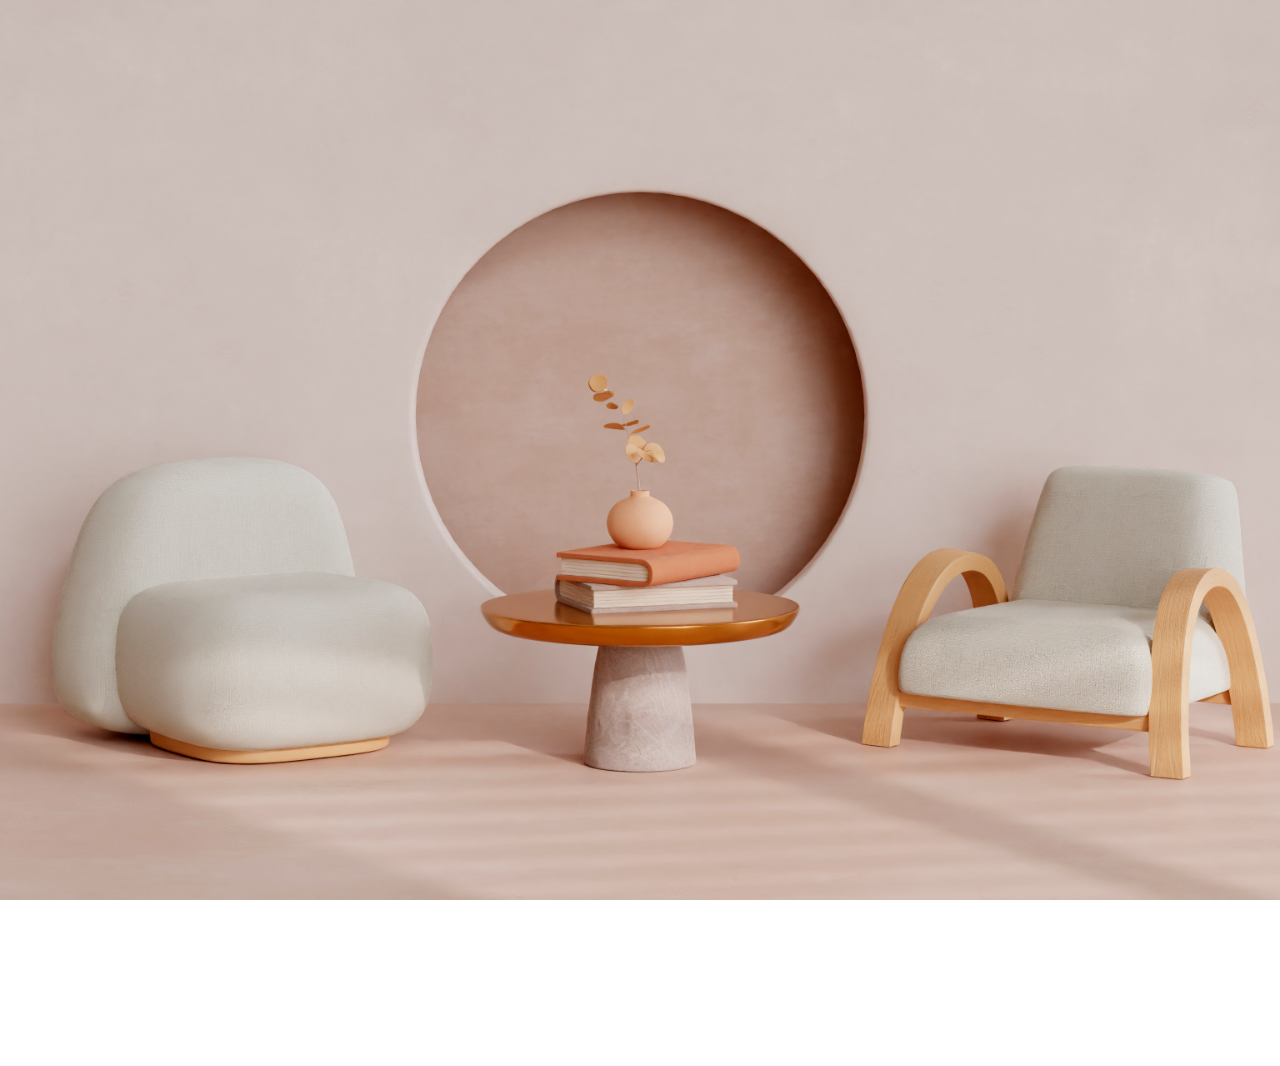
<file: contact.html>
<!-- contact.html - Contact Page -->
<!DOCTYPE html>
<html lang="en">
<head>
    <meta charset="UTF-8">
    <meta name="viewport" content="width=device-width, initial-scale=1.0">
    <title>Contact Us - The Cozy Nook</title>
    <link rel="stylesheet" href="style.css">
    <link rel="stylesheet" href="contact.css">
</head>
<body>
    <header>
        <h1>Contact Us</h1>
    </header>

    <nav>
        <ul>
            <li><a href="index.html">Home</a></li>
            <li><a href="services.html">Services</a></li>
            <li><a href="gallery.html">Gallery</a></li>
            <li><a href="team.html">About Us</a></li>
            <li><a href="contact.html">Contact</a></li>
            <div class="cart-container">
                <a href="cart.html" class="cart-link">
                    <span>🛒</span> <span class="cart-count">0</span>
                </a>
            </div>
        </ul>
    </nav>

    <main class="contact-container">
        <h2>Get in Touch</h2>
        <p>We’d love to hear from you! Reach out to us for any inquiries or support.</p>
        
        <div class="contact-form">
            <form action="#">
                <div class="form-row">
                    <div class="input-data">
                        <input type="text" required>
                        <div class="underline"></div>
                        <label for="">First Name</label>
                    </div>
                    <div class="input-data">
                        <input type="text" required>
                        <div class="underline"></div>
                        <label for="">Last Name</label>
                    </div>
                </div>
                
                <div class="form-row">
                    <div class="input-data">
                        <input type="email" required>
                        <div class="underline"></div>
                        <label for="">Email Address</label>
                    </div>
                    <div class="input-data">
                        <input type="text" required>
                        <div class="underline"></div>
                        <label for="">Website Name</label>
                    </div>
                </div>

                <div class="form-row">
                    <div class="input-data textarea">
                        <textarea rows="8" required></textarea>
                        <div class="underline"></div>
                        <label for="">Write your message</label>
                    </div>
                </div>

                <div class="form-row submit-btn">
                    <div class="input-data">
                        <div class="inner"></div>
                        <input type="submit" value="Submit">
                    </div>
                </div>
            </form>
        </div>
    </main>

    <footer>
        <p>&copy; 2025 The Cozy Nook | All rights reserved.</p>
    </footer>
</body>
<script src="contact.js"></script>

</html>
</file>
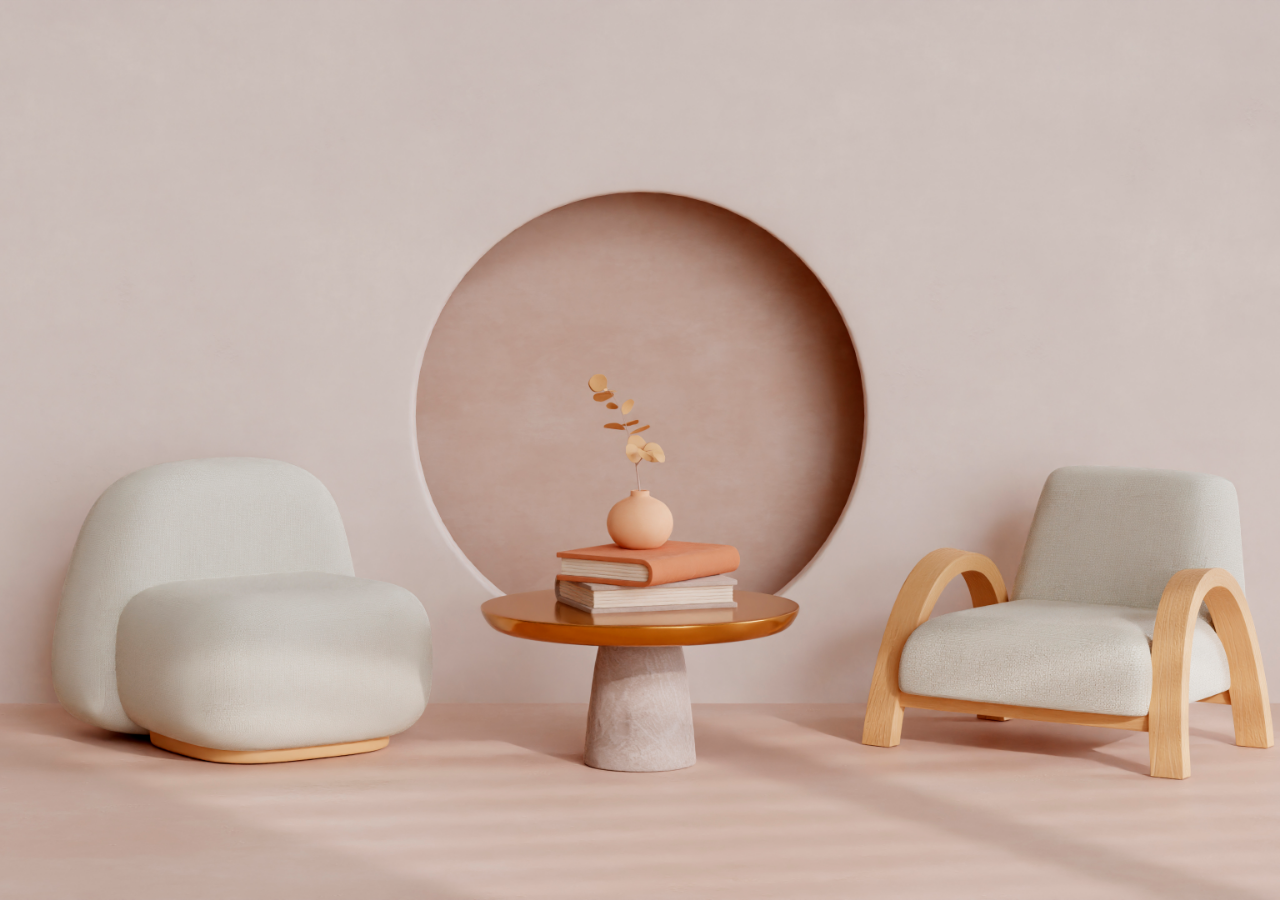
<file: services.html>
<!DOCTYPE html>
<html lang="en">
<head>
    <meta charset="UTF-8">
    <meta name="viewport" content="width=device-width, initial-scale=1.0">
    <title>Our Services - The Cozy Nook</title>
    <link rel="stylesheet" href="style.css">
    <link rel="stylesheet" href="services.css">
</head>
<body>
    <header>Our Services</header>
    <nav>
        <ul>
            <li><a href="index.html">Home</a></li>
            <li><a href="services.html">Services</a></li>
            <li><a href="gallery.html">Gallery</a></li>
            <li><a href="team.html">About Us</a></li>
            <li><a href="contact.html">Contact</a></li>
            
            <div class="cart-container">
                <a href="cart.html" class="cart-link">🛒 <span class="cart-count">0</span></a>
            </div>
        </ul>
    </nav>
    <main>
        <!-- Delivery Services -->
        <section id="delivery-services" class="service-box">
            <h2>Delivery Services</h2>
            <p>Click to enter your delivery details.</p>
            <form id="delivery-form">
                <label for="customer-name">Full Name:</label>
                <input type="text" id="customer-name" name="customer-name" required>
                
                <label for="customer-address">Address:</label>
                <textarea id="customer-address" name="customer-address" required></textarea>
                
                <label for="customer-phone">Phone Number:</label>
                <input type="tel" id="customer-phone" name="customer-phone" required>
                
                <button type="submit">Confirm Order</button>
            </form>
            <p id="confirmation-message" class="confirmation-message">Your order has been processed successfully!</p>
        </section>

        <!-- Maintenance Services -->
        <section id="maintenance-services" class="service-box">
            <h2>Maintenance Services</h2>
            <p>Click to submit a problem or feedback.</p>
            <form id="maintenance-form">
                <label for="customer-feedback">Your Message:</label>
                <textarea id="customer-feedback" name="customer-feedback" placeholder="Describe the issue..." required></textarea>
                
                <button type="submit">Submit</button>
            </form>
            <p id="maintenance-confirmation" class="confirmation-message">Your message has been received!</p>
        </section>
    </main>
    <footer>
        <p>&copy; 2025 The Cozy Nook | All rights reserved.</p>
    </footer>

    <script src="services.js"></script>
</body>
</html>
</file>
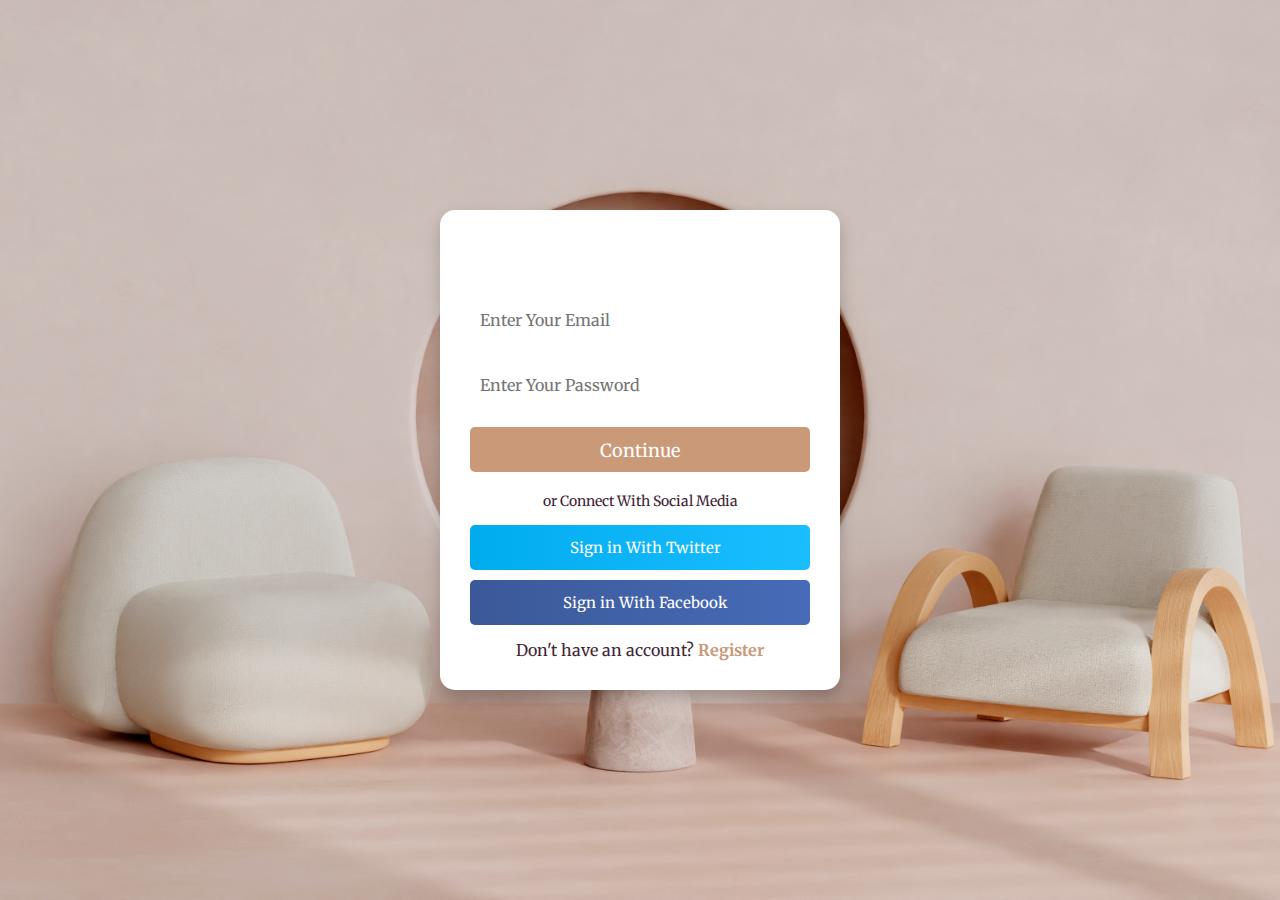
<file: signin.html>
<!DOCTYPE html>
<html lang="en" dir="ltr">
<head>
    <meta charset="UTF-8">
    <title>Sign In | The Cozy Nook</title>
    <link rel="stylesheet" href="style1.css">
    <link rel="stylesheet" href="htteps://cdnjs.cloudflare.com/ajax/libs/font-awesome/5.15.2/css/all.min.css"/>
     <meta name="viewport" content="width=device-width, initial-scale=1.0">
  </head>
  <body>
    <div class="container">
        <!-- LOGIN FORM -->
        <form id="login-form" class="form">
            <div class="title">Login</div>
            <div class="input-box">
                <input type="text" placeholder="Enter Your Email" required>
                <div class="underline"></div>
            </div>
            <div class="input-box">
                <input type="password" placeholder="Enter Your Password" required>
                <div class="underline"></div>
            </div>
            <div class="input-box button">
                <input type="submit" value="Continue">
            </div>
            <div class="option">or Connect With Social Media</div>
            <div class="twitter">
                <a href="#"><i class="fab fa-twitter"></i>Sign in With Twitter</a>
            </div>
            <div class="facebook">
                <a href="#"><i class="fab fa-facebook-f"></i>Sign in With Facebook</a>
            </div>
            <p class="switch-form">Don't have an account? <a href="#" id="show-register">Register</a></p>
        </form>

        <!-- REGISTRATION FORM -->
        <form id="register-form" class="form hidden">
            <div class="title">Register</div>
            <div class="input-box">
                <input type="text" placeholder="Enter Your Name" required>
                <div class="underline"></div>
            </div>
            <div class="input-box">
                <input type="email" placeholder="Enter Your Email" required>
                <div class="underline"></div>
            </div>
            <div class="input-box">
                <input type="password" placeholder="Create Password" required>
                <div class="underline"></div>
            </div>
            <div class="input-box">
                <input type="password" placeholder="Confirm Password" required>
                <div class="underline"></div>
            </div>
            <div class="input-box button">
                <input type="submit" value="Register">
            </div>
            <p class="switch-form">Already have an account? <a href="#" id="show-login">Login</a></p>
        </form>
    </div>

    <script src="script.js"></script>
</body>
</html>
</file>
<file: style.css>
/* Modernized CSS for The Cozy Nook with Enhanced UI */
/* Smooth Page Load Animation */
body {
    opacity: 0;
    animation: fadeIn 1s ease-in-out forwards;
}

@keyframes fadeIn {
    from {
        opacity: 0;
        transform: translateY(-10px);
    }
    to {
        opacity: 1;
        transform: translateY(0);
    }
}

body {
    font-family: 'Merriweather', serif; /* Updated to a more modern and elegant font */
    margin: 0;
    padding: 0;
    background: url('images/image2.jpg') no-repeat center center fixed;
    background-size: cover;
    color: #333;
    display: flex;
    flex-direction: column;
    min-height: 100vh;

    header {
        background: #CA9978;
        color: white;
        padding: 2rem 0;
        text-align: center;
        font-size: 2.5rem;
        font-weight: bold;
        text-transform: uppercase;
        letter-spacing: 2px;
        font-family: 'Playfair Display', serif;
        margin-bottom: 20px;
        position: relative;
    }
    
    .header-content {
        display: flex;
        justify-content: space-between;
        align-items: center;
        width: 90%;
        margin: 0 auto;
        max-width: 1200px;
    }
    
    .logo {
        flex-grow: 1;
        text-align: center;
    }
    
    .sign-in {
        background: white;
        color: #CA9978;
        font-size: 1rem;
        font-weight: bold;
        border: none;
        padding: 10px 20px;
        border-radius: 5px;
        cursor: pointer;
        text-transform: uppercase;
        transition: 0.3s ease-in-out;
    }
    
    .sign-in:hover {
        background: #b88364;
        color: white;
    }
}    


/* Modern Navigation Bar */
nav {
    background: white;
    padding: 1rem 2rem;
    display: flex;
    justify-content: space-between;
    align-items: center;
    box-shadow: 0 4px 8px rgba(0, 0, 0, 0.1);
    border-radius: 15px;
    margin: 0 auto;
    max-width: 90%;
    position: sticky;
    top: 0;
    z-index: 1000;
}

nav ul {
    list-style: none;
    padding: 0;
    display: flex;
    justify-content: center;
    gap: 20px;
    margin: 0;
}

nav ul li {
    margin: 0 15px;
}

nav ul li a {
    text-decoration: none;
    color: #3F2537;
    font-weight: bold;
    padding: 10px 15px;
    transition: all 0.3s ease-in-out;
    font-size: 1.2rem;
    font-family: 'Merriweather', serif; /* Updated font */
}/* Dropdown Styling */
select {
    background: #CA9978; /* Background color */
    color: white; /* Text color */
    padding: 8px;
    border: 1px solid #b27c6b;
    border-radius: 5px;
    font-family: 'Merriweather', serif;
    font-size: 16px;
}

/* Dropdown Options */
select option {
    background: #EAD3C0; /* Change this to match your theme */
    color: #3F2537; /* Text color */
    font-family: 'Merriweather', serif;
}

/* Change hover & selected item color */
select option:hover, 
select option:checked {
    background: #C39272 !important; /* Highlight color */
    color: white !important;
}

option {
    background: white;
    color: #3F2537;
    padding: 10px;
}


nav ul li a:hover {
    color: #CA9978;
    transform: scale(1.1);
}

/* Hero Section */
.hero {
    text-align: center;
    padding: 80px 20px;
    color: white;
    background: rgba(233, 209, 209, 0.4);
    backdrop-filter: blur(5px);
}

.hero h1 {
    font-size: 3rem;
    font-weight: bold;
    font-family: 'Merriweather', serif;
}

.hero p {
    font-size: 1.2rem;
    margin-top: 10px;
    font-family: 'Merriweather', serif;
}

.cta-button {
    display: inline-block;
    margin-top: 20px;
    padding: 12px 24px;
    background: #CA9978;
    color: white;
    font-size: 1.2rem;
    text-decoration: none;
    border-radius: 8px;
    transition: 0.3s;
}

.cta-button:hover {
    background: #b27c6b;
}

/* Featured Products Section */
.featured-products {
    text-align: center;
    padding: 60px 20px;
}

.featured-products h2 {
    font-size: 2rem;
    margin-bottom: 20px;
    font-family: 'Merriweather', serif;
}

.product-grid {
    display: flex;
    justify-content: center;
    gap: 20px;
    flex-wrap: wrap;
}

.product {
    background: white;
    border-radius: 10px;
    padding: 15px;
    box-shadow: 0 4px 8px rgba(0,0,0,0.1);
    text-align: center;
    width: 280px;
}

.product img {
    width: 100%;
    border-radius: 10px;
    object-fit: cover;
    max-height: 250px;
    transition: transform 0.3s ease-in-out;
}

/* Bounce Effect on Hover */
.product:hover img {
    animation: bounce 0.6s ease-in-out;
}

/* Bounce Animation */
@keyframes bounce {
    0% { transform: translateY(0); }
    30% { transform: translateY(-10px); }
    60% { transform: translateY(5px); }
    100% { transform: translateY(0); }
}


/* Testimonials Section */
.testimonials {
    text-align: center;
    padding: 50px 20px;
    background: #F5F5F5;
}

.testimonial {
    max-width: 600px;
    margin: auto;
    font-style: italic;
    color: #333;
    font-family: 'Merriweather', serif;
}

/* Floating Social Icons */
.floating-icons {
    position: fixed;
    right: 20px;
    bottom: 50px;
    display: flex;
    flex-direction: column;
    gap: 15px;
    z-index: 1000;
}

.floating-icons a img {
    width: 40px;
    height: 40px;
    border-radius: 50%;
    transition: transform 0.3s ease-in-out, box-shadow 0.3s ease-in-out;
}

.floating-icons a img:hover {
    transform: scale(1.2);
    box-shadow: 0 4px 8px rgba(0, 0, 0, 0.2);
}

/* Floating WhatsApp Button */
.whatsapp-float {
    position: fixed;
    right: 20px;
    bottom: 170px;
    z-index: 1000;
}

.whatsapp-float img {
    width: 50px;
    height: 50px;
    border-radius: 50%;
    transition: transform 0.3s ease-in-out;
}

.whatsapp-float img:hover {
    transform: scale(1.2);
}

/* Footer */
footer {
    background:#97551B;
    color: white;
    text-align: center;
    padding: 10px 0;
    position: relative;
    width: 100%;
}/* ======== FIXES FOR GALLERY PAGE (DOES NOT TOUCH HOME PAGE) ======== */


/* ======== FIXES FOR GALLERY PAGE (DOES NOT TOUCH HOME PAGE) ======== */

/* Dropdown Styling */
#category-select {
    background: #CA9978;
    color: white;
    padding: 12px;
    border: 1px solid #b27c6b;
    border-radius: 8px;
    font-size: 18px;
    font-family: 'Merriweather', serif;
    cursor: pointer;
    width: 280px;
    display: block;
    margin: 10px auto;
    text-align: center;
}

/* Improve Dropdown Options */
#category-select option {
    background: #EAD3C0;
    color: #3F2537;
    font-family: 'Merriweather', serif;
    padding: 10px;
    font-size: 16px;
}

/* Featured Items Grid */
.gallery-grid {
    display: grid;
    grid-template-columns: repeat(auto-fit, minmax(250px, 1fr));
    gap: 20px;
    justify-content: center;
    align-items: center;
    margin-top: 20px;
}

/* Gallery Items */
.gallery-item {
    text-align: center;
}

/* Ensure categories are hidden initially, except featured */
.gallery-category {
    display: none;
    grid-template-columns: 1fr;
    justify-content: center;
    text-align: center;
    margin-top: 20px;
}

.gallery-category.active {
    display: grid;
}

/* Ensure images are properly sized */
.gallery-category img {
    display: block;
    width: 100%;
    max-width: 450px;
    height: auto;
    margin-top: 10px;
    border-radius: 10px;
    box-shadow: 0 4px 8px rgba(0, 0, 0, 0.2);
    transition: transform 0.3s ease-in-out;
}

/* Image Titles */
.gallery-category h3 {
    font-size: 1.6rem;
    font-weight: bold;
    color: #3F2537;
    text-align: center;
    margin-top: 10px;
}

/* Hover Effect */
.gallery-category img:hover {
    transform: scale(1.05);
}

/* Hide all categories except featured */
#default {
    display: grid;
}
/* ======== GALLERY PAGE STYLING ======== */

/* Dropdown Styling */
#category-select {
    background: #CA9978;
    color: white;
    padding: 12px;
    border: 1px solid #b27c6b;
    border-radius: 8px;
    font-size: 18px;
    font-family: 'Merriweather', serif;
    cursor: pointer;
    width: 280px;
    display: block;
    margin: 10px auto;
    text-align: center;
}

/* Improve Dropdown Options */
#category-select option {
    background: #EAD3C0;
    color: #3F2537;
    font-family: 'Merriweather', serif;
    padding: 10px;
    font-size: 16px;
}

/* Gallery Grid */
.gallery-grid {
    display: flex;
    flex-wrap: wrap;
    gap: 20px;
    justify-content: center;
    align-items: center;
    margin-top: 20px;
}

/* Gallery Items */
.gallery-category {
    display: none;
    flex-direction: column;
    align-items: center;
    text-align: center;
    margin-top: 20px;
}

/* Show only one image at a time */
.gallery-category img {
    width: 350px;
    max-width: 100%;
    height: auto;
    margin-top: 10px;
    border-radius: 10px;
    box-shadow: 0 4px 8px rgba(0, 0, 0, 0.2);
    transition: transform 0.3s ease-in-out;
}

/* Hover Effect */
.gallery-category img:hover {
    transform: scale(1.05);
}

/* Image Titles */
.gallery-category h3 {
    font-size: 1.4rem;
    font-weight: bold;
    color: #3F2537;
    text-align: center;
    margin-top: 10px;
}
/* Smooth Fade-In Slide Animation */
/* Enhanced Animated Intro Section */
.animated-intro {
    text-align: center;
    font-size: 2rem; /* Increased font size */
    font-weight: bold;
    font-family: 'Playfair Display', serif; /* Playful and modern */
    color: #FFFFFF;
    margin: 20px auto;
    padding: 20px;
    display: inline-block;
    background: linear-gradient(135deg, #FFB6C1, #CA9978, #EAD3C0);
    background-size: 200% 200%;
    border-radius: 15px;
    box-shadow: 0 4px 12px rgba(0, 0, 0, 0.2);
    animation: gradientMove 3s infinite alternate;
}

/* Gradient Animation for the Background */
@keyframes gradientMove {
    0% { background-position: left top; }
    100% { background-position: right bottom; }
}

/* Letter-by-Letter Drop Animation */
.animated-intro span {
    display: inline-block;
    opacity: 0;
    transform: translateY(-20px);
    animation: dropLetters 0.8s ease-in-out forwards;
}

/* Keyframe for Dropping Letters */
@keyframes dropLetters {
    0% {
        opacity: 0;
        transform: translateY(-20px);
    }
    100% {
        opacity: 1;
        transform: translateY(0);
    }
}

/* Automatically Apply Delays to Each Letter */
.animated-intro span {
    animation-delay: calc(var(--delay) * 0.05s);
}
/* Gallery Header Styling */
.gallery-header {
    background: #CA9978;
    text-align: center;
    padding: 2rem 0;
    border-radius: 0 0 15px 15px;
}

/* Smaller and Stylish Header Text */
.gallery-header h1 {
    font-size: 2.5rem;
    font-weight: bold;
    color: #FFFFFF;
    font-family: 'Playfair Display', serif;
    letter-spacing: 2px;
    margin: 0;
}
/* ======= Add to Cart Button Styling ======= */
.add-to-cart {
    background: #CA9978;  /* Soft brownish tone to match the theme */
    color: white;
    font-size: 16px;
    font-weight: bold;
    border: none;
    padding: 10px 20px;
    border-radius: 8px;
    cursor: pointer;
    text-transform: uppercase;
    transition: all 0.3s ease-in-out;
    display: block;
    margin: 10px auto;
    width: 80%;
    text-align: center;
}

/* Hover Effect */
.add-to-cart:hover {
    background: #b27c6b; /* Slightly darker shade for interaction */
    transform: scale(1.05);
}

/* Add Click Animation */
.add-to-cart:active {
    transform: scale(0.95);
}

/* Price Styling */
.price {
    font-size: 18px;
    font-weight: bold;
    color: #3F2537; /* Dark brownish text */
    text-align: center;
    margin: 5px 0;
}
</file>
<file: contact.css>
/* Contact Page Styles */
.contact-container {
    max-width: 800px;
    margin: 40px auto;
    padding: 20px;
    background: rgba(255, 255, 255, 0.95);
    border-radius: 10px;
    box-shadow: 0 4px 10px rgba(0, 0, 0, 0.1);
    text-align: center;
}

.contact-container h2 {
    font-size: 2rem;
    color: #3F2537;
    font-family: 'Merriweather', serif;
    margin-bottom: 10px;
}

.contact-container p {
    font-size: 1.1rem;
    color: #333;
    margin-bottom: 20px;
}

.contact-form {
    padding: 20px;
}

/* Input Fields */
.form-row {
    display: flex;
    justify-content: space-between;
    margin-bottom: 20px;
}

.input-data {
    position: relative;
    width: 48%;
}

.input-data input,
.textarea textarea {
    width: 100%;
    font-size: 1rem;
    padding: 10px;
    border: none;
    border-bottom: 2px solid rgba(0, 0, 0, 0.12);
    outline: none;
    transition: border-color 0.3s;
}

.input-data input:focus,
.textarea textarea:focus {
    border-color: #CA9978;
}

.input-data label {
    position: absolute;
    bottom: 10px;
    left: 10px;
    font-size: 1rem;
    transition: all 0.3s ease;
    color: #555;
}

.input-data input:focus ~ label,
.textarea textarea:focus ~ label,
.input-data input:valid ~ label,
.textarea textarea:valid ~ label {
    transform: translateY(-20px);
    font-size: 0.85rem;
    color: #CA9978;
}

/* Submit Button */
.submit-btn {
    text-align: center;
    margin-top: 20px;
}

.submit-btn .input-data {
    width: 100%;
}

.submit-btn input {
    background: #CA9978;
    color: white;
   
}/* Floating label active */
.input-data label.active {
    transform: translateY(-20px);
    font-size: 0.85rem;
    color: #CA9978;
    transition: all 0.3s ease-in-out;
}

/* Shake Effect for empty inputs */
@keyframes shake {
    0%, 100% { transform: translateX(0); }
    25% { transform: translateX(-5px); }
    50% { transform: translateX(5px); }
    75% { transform: translateX(-5px); }
}

.shake {
    animation: shake 0.4s ease-in-out;
    border-bottom: 2px solid red !important;
}

/* Submit button click effect */
.clicked {
    animation: clickEffect 0.4s ease-in-out;
}

@keyframes clickEffect {
    0% { transform: scale(1); }
    50% { transform: scale(0.95); }
    100% { transform: scale(1); }
}
</file>
<file: services.css>
/* Services Page Styling */
main {
    display: flex;
    justify-content: center;
    align-items: flex-start;
    gap: 40px;
    padding: 50px;
    flex-wrap: wrap;
}

.service-box {
    width: 45%;
    padding: 20px;
    background: rgba(255, 255, 255, 0.8);
    border-radius: 10px;
    box-shadow: 0 4px 10px rgba(0, 0, 0, 0.2);
    text-align: center;
    transition: all 0.4s ease-in-out;
    cursor: pointer;
    position: relative;
}

.service-box:hover {
    transform: scale(1.05);
    box-shadow: 0 6px 15px rgba(0, 0, 0, 0.25);
}

.service-box h2 {
    font-size: 2rem;
    color: #3F2537;
    font-family: 'Merriweather', serif;
}

.service-box p {
    font-size: 1.2rem;
    color: #333;
}

.service-box form {
    display: none;
    margin-top: 20px;
}

.service-box.expanded {
    width: 60%;
    padding: 30px;
    background: rgba(202, 153, 120, 0.95);
    color: white;
    box-shadow: 0 8px 20px rgba(0, 0, 0, 0.3);
}

.service-box.expanded form {
    display: block;
}

.service-box.expanded h2 {
    color: white;
}

/* Form Styling */
input, textarea {
    width: 100%;
    padding: 10px;
    margin-top: 10px;
    border: 1px solid #b27c6b;
    border-radius: 5px;
    font-family: 'Merriweather', serif;
}

button {
    background: #CA9978;
    color: white;
    font-size: 1rem;
    font-weight: bold;
    border: none;
    padding: 10px 15px;
    border-radius: 5px;
    cursor: pointer;
    transition: 0.3s ease-in-out;
    margin-top: 15px;
}

button:hover {
    background: #b88364;
}

.confirmation-message {
    display: none;
    margin-top: 15px;
    font-size: 1.2rem;
    font-weight: bold;
    color: #3F2537;
}

/* Responsive Design */
@media (max-width: 768px) {
    main {
        flex-direction: column;
        align-items: center;
    }
    
    .service-box {
        width: 90%;
    }

    .service-box.expanded {
        width: 95%;
    }
}
</file>
<file: style1.css>
@import url('https://fonts.googleapis.com/css2?family=Merriweather:wght@300;400;700&family=Playfair+Display:wght@400;700&display=swap');

* {
    margin: 0;
    padding: 0;
    box-sizing: border-box;
    font-family: 'Merriweather', serif;
}

html, body {
    display: flex;
    height: 100vh;
    width: 100%;
    justify-content: center;
    align-items: center;
    background: url('images/image2.jpg') no-repeat center center fixed;
    background-size: cover;
    color: #3F2537;
}

.container {
    background: white;
    max-width: 400px;
    width: 100%;
    padding: 30px;
    border-radius: 15px;
    box-shadow: 0 8px 16px rgba(0, 0, 0, 0.2);
    text-align: center;
    position: relative;
    overflow: hidden;
}

.container .title {
    font-size: 28px;
    font-weight: bold;
    margin-bottom: 20px;
    color: white;
    font-family: 'Playfair Display', serif;
}

.input-box {
    width: 100%;
    position: relative;
    margin-bottom: 20px;
}

.input-box input {
    width: 100%;
    height: 45px;
    padding: 10px;
    font-size: 16px;
    border: 1px white;
    border-radius: 5px;
    outline: none;
    transition: 0.3s;
}

.input-box input:focus {
    border-color: white;
    box-shadow: 0 0 8px #3F2537(202, 153, 120, 0.5);
}

.button input[type="submit"] {
    width: 100%;
    background: #CA9978;
    color: white;
    font-size: 18px;
    border: none;
    border-radius: 5px;
    padding: 12px;
    cursor: pointer;
    transition: 0.3s;
}

.button input[type="submit"]:hover {
    background: #b27c6b;
}

.option {
    font-size: 14px;
    margin: 15px 0;
}

/* Social Media Buttons */
.twitter a, .facebook a {
    display: flex;
    justify-content: center;
    align-items: center;
    width: 100%;
    height: 45px;
    font-size: 15px;
    text-decoration: none;
    color: white;
    border-radius: 5px;
    transition: 0.3s;
    padding: 10px;
}

.twitter a {
    background: linear-gradient(to right, #00acee, #1abeff);
    margin: 10px 0;
}

.twitter a:hover {
    background: linear-gradient(to left, #00acee, #1abeff);
}

.facebook a {
    background: linear-gradient(to right, #3b5998, #476bb8);
}

.facebook a:hover {
    background: linear-gradient(to left, #3b5998, #476bb8);
}

.switch-form {
    margin-top: 15px;
}

.switch-form a {
    color: #CA9978;
    font-weight: bold;
    text-decoration: none;
    transition: 0.3s;
}

.switch-form a:hover {
    text-decoration: underline;
}

/* Hide Registration Form Initially */
.hidden {
    display: none;
}

/* Fade Animation */
.fade-in {
    animation: fadeIn 0.5s ease-in-out forwards;
}

@keyframes fadeIn {
    from {
        opacity: 0;
        transform: translateY(20px);
    }
    to {
        opacity: 1;
        transform: translateY(0);
    }
}
</file>
